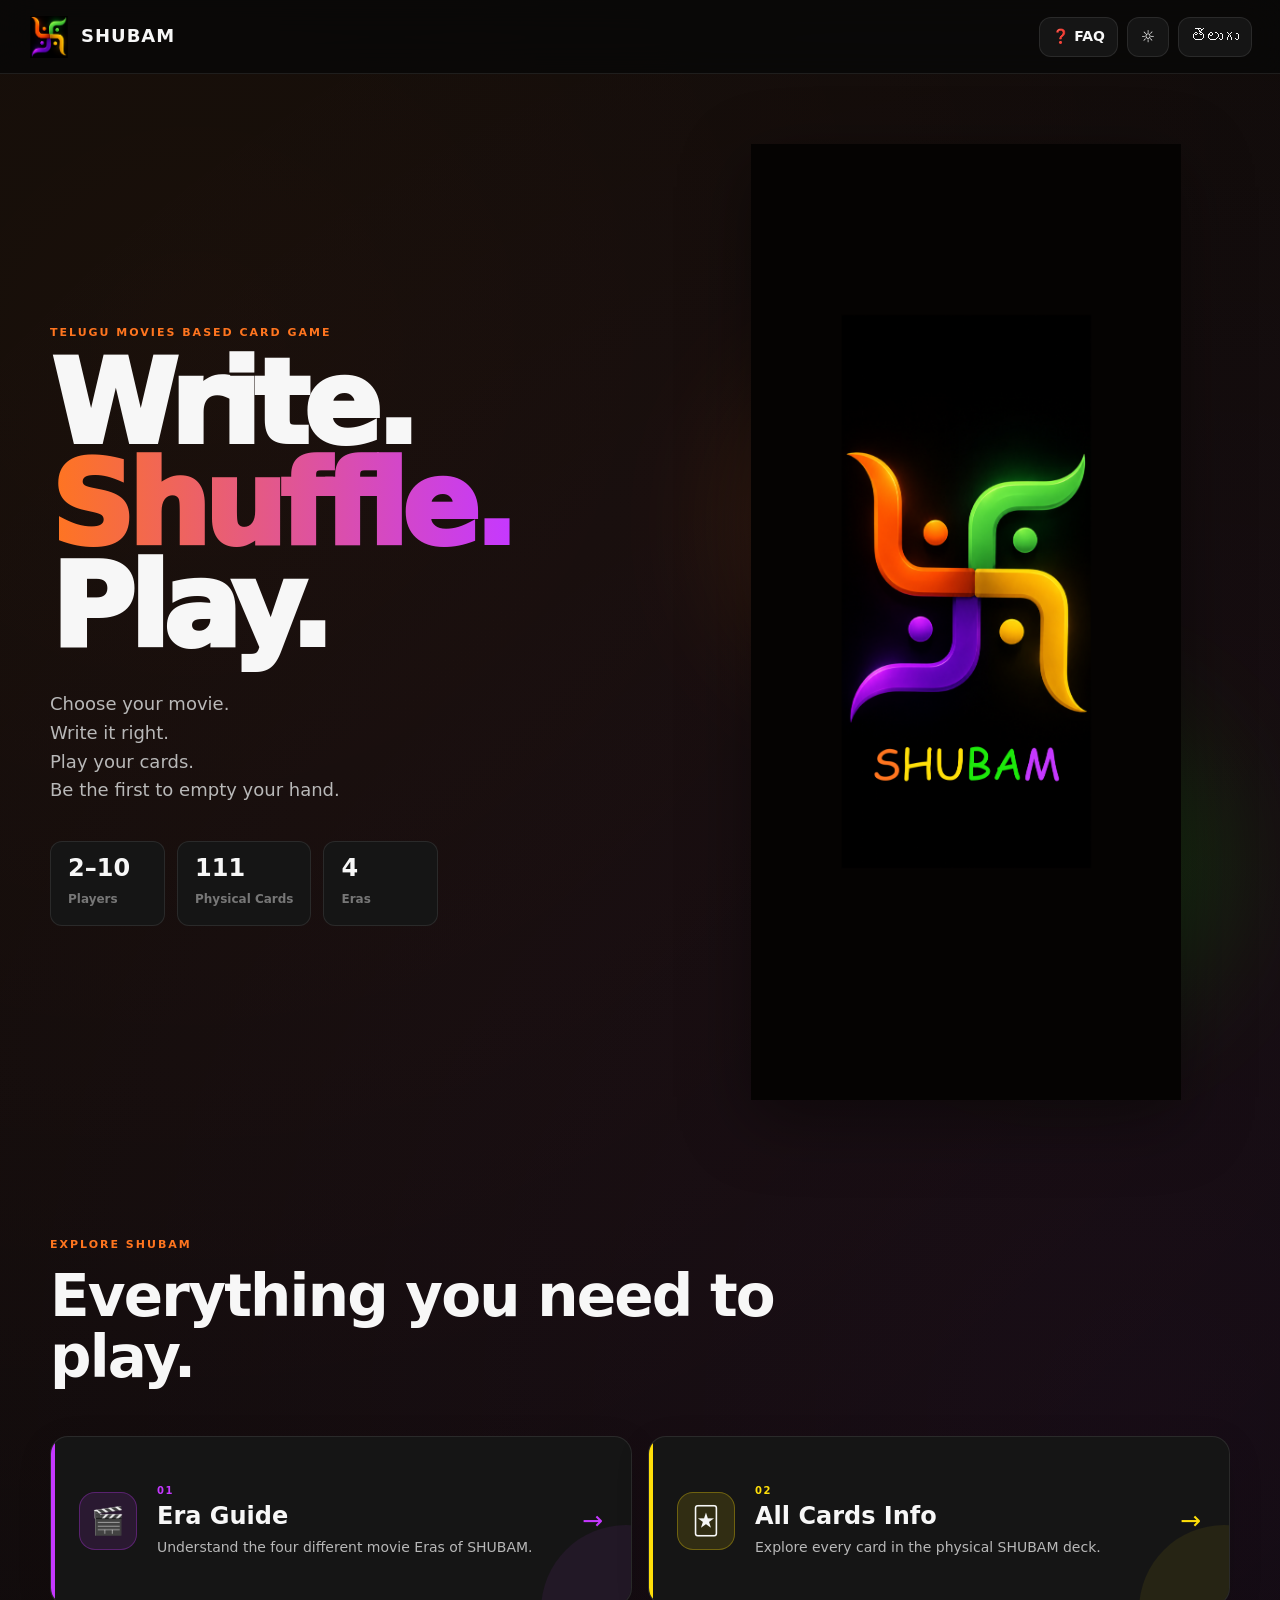
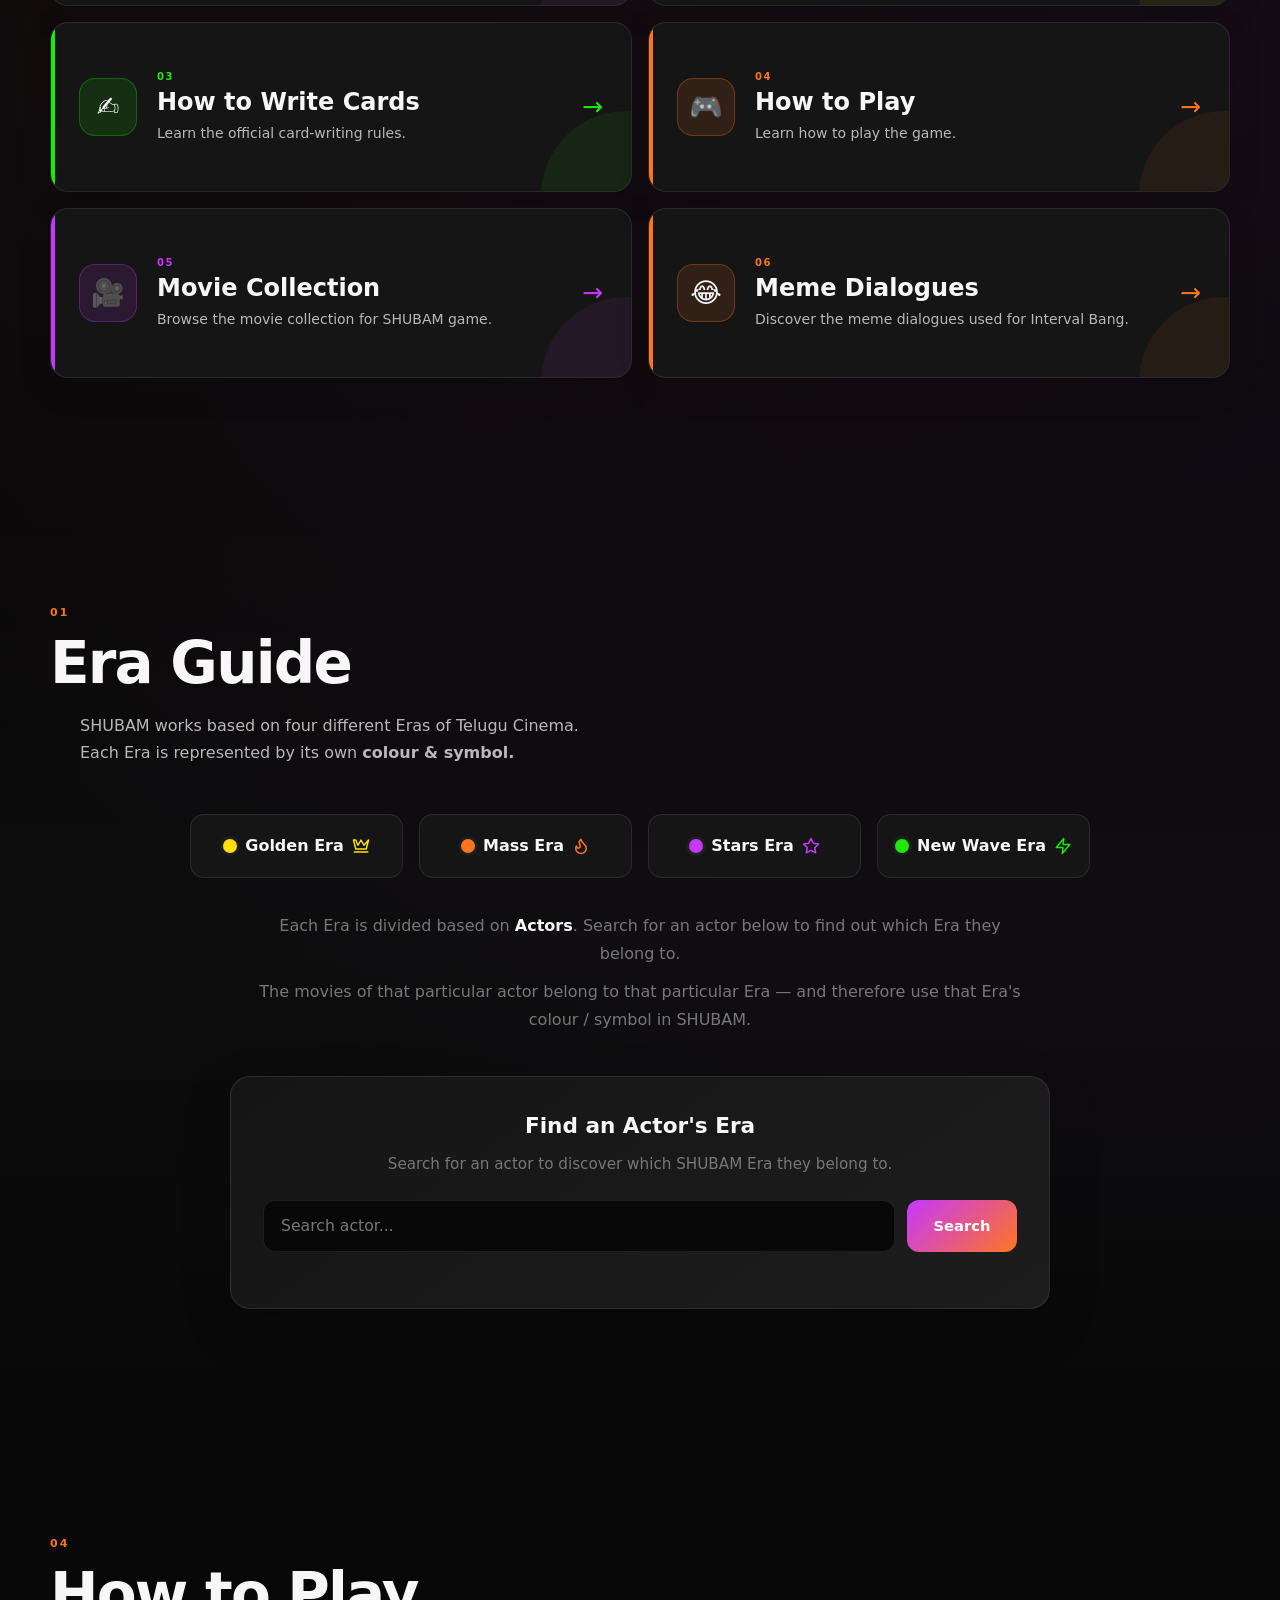
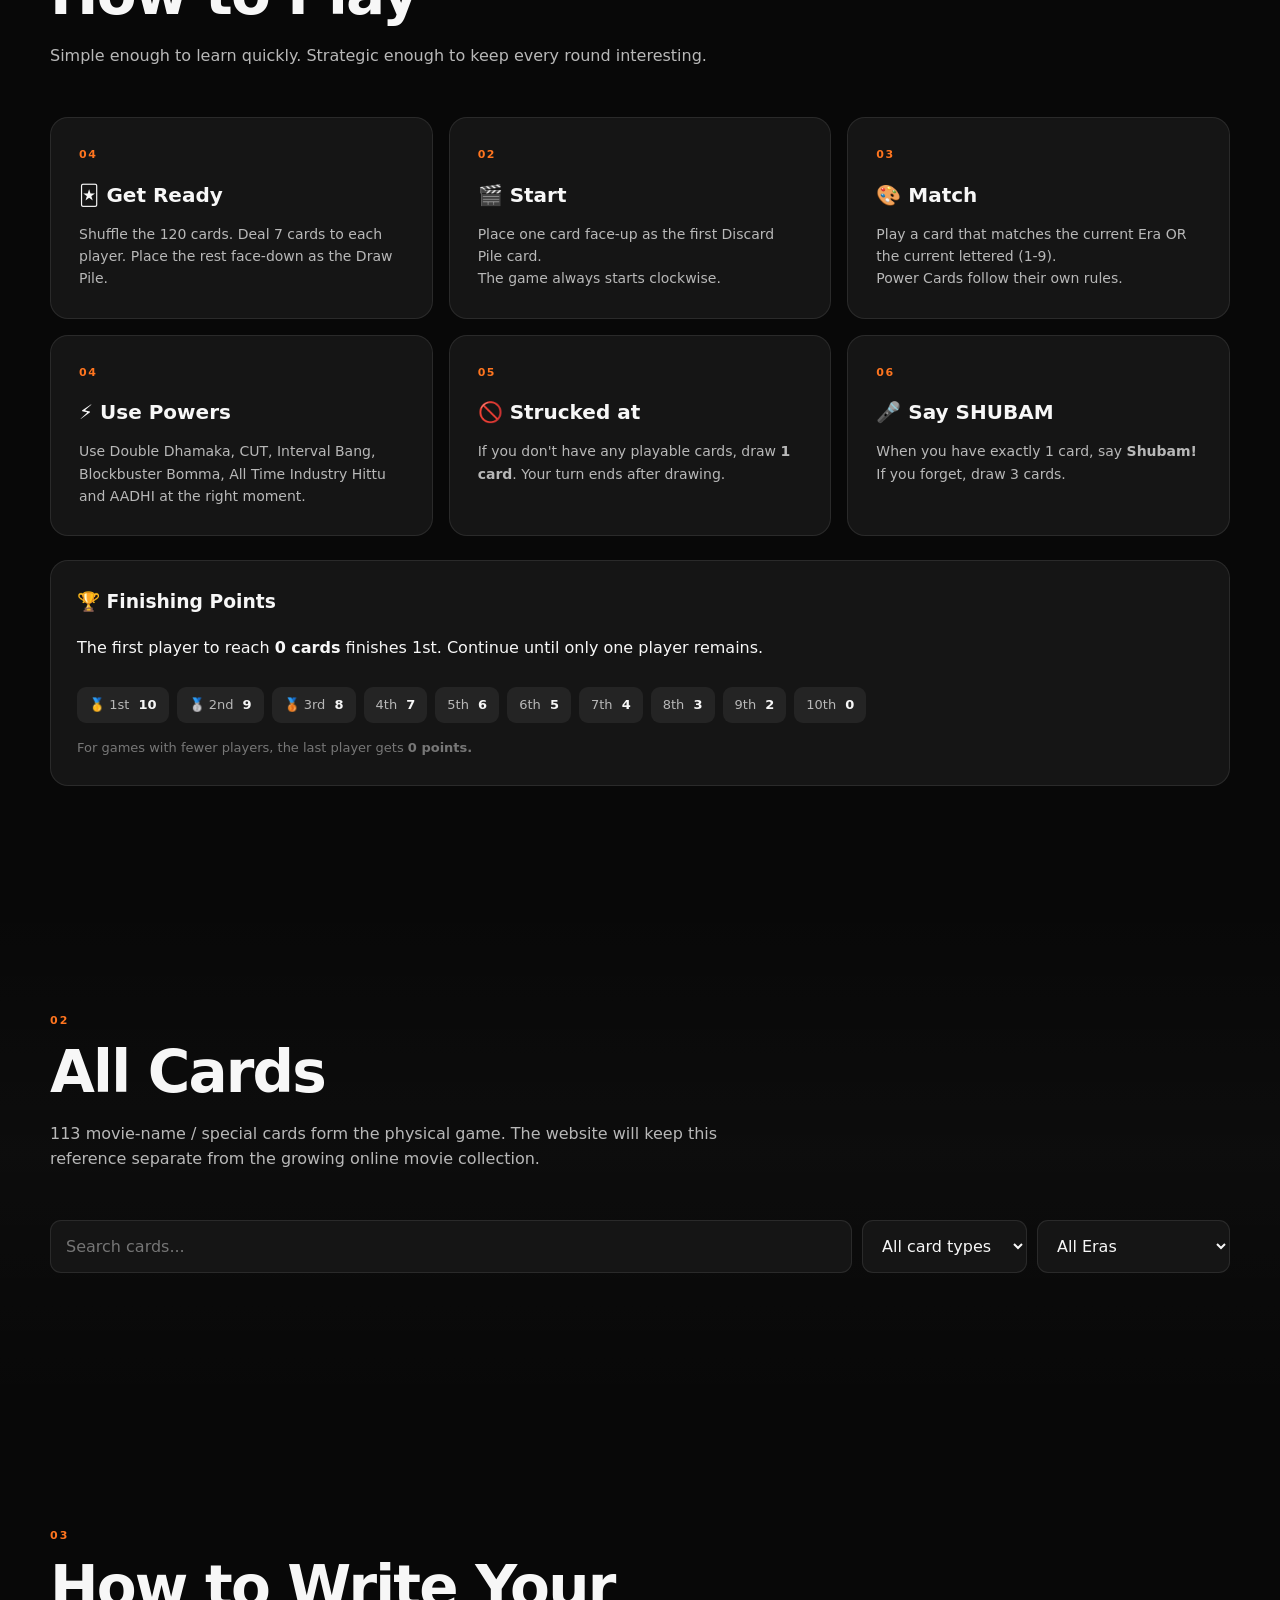
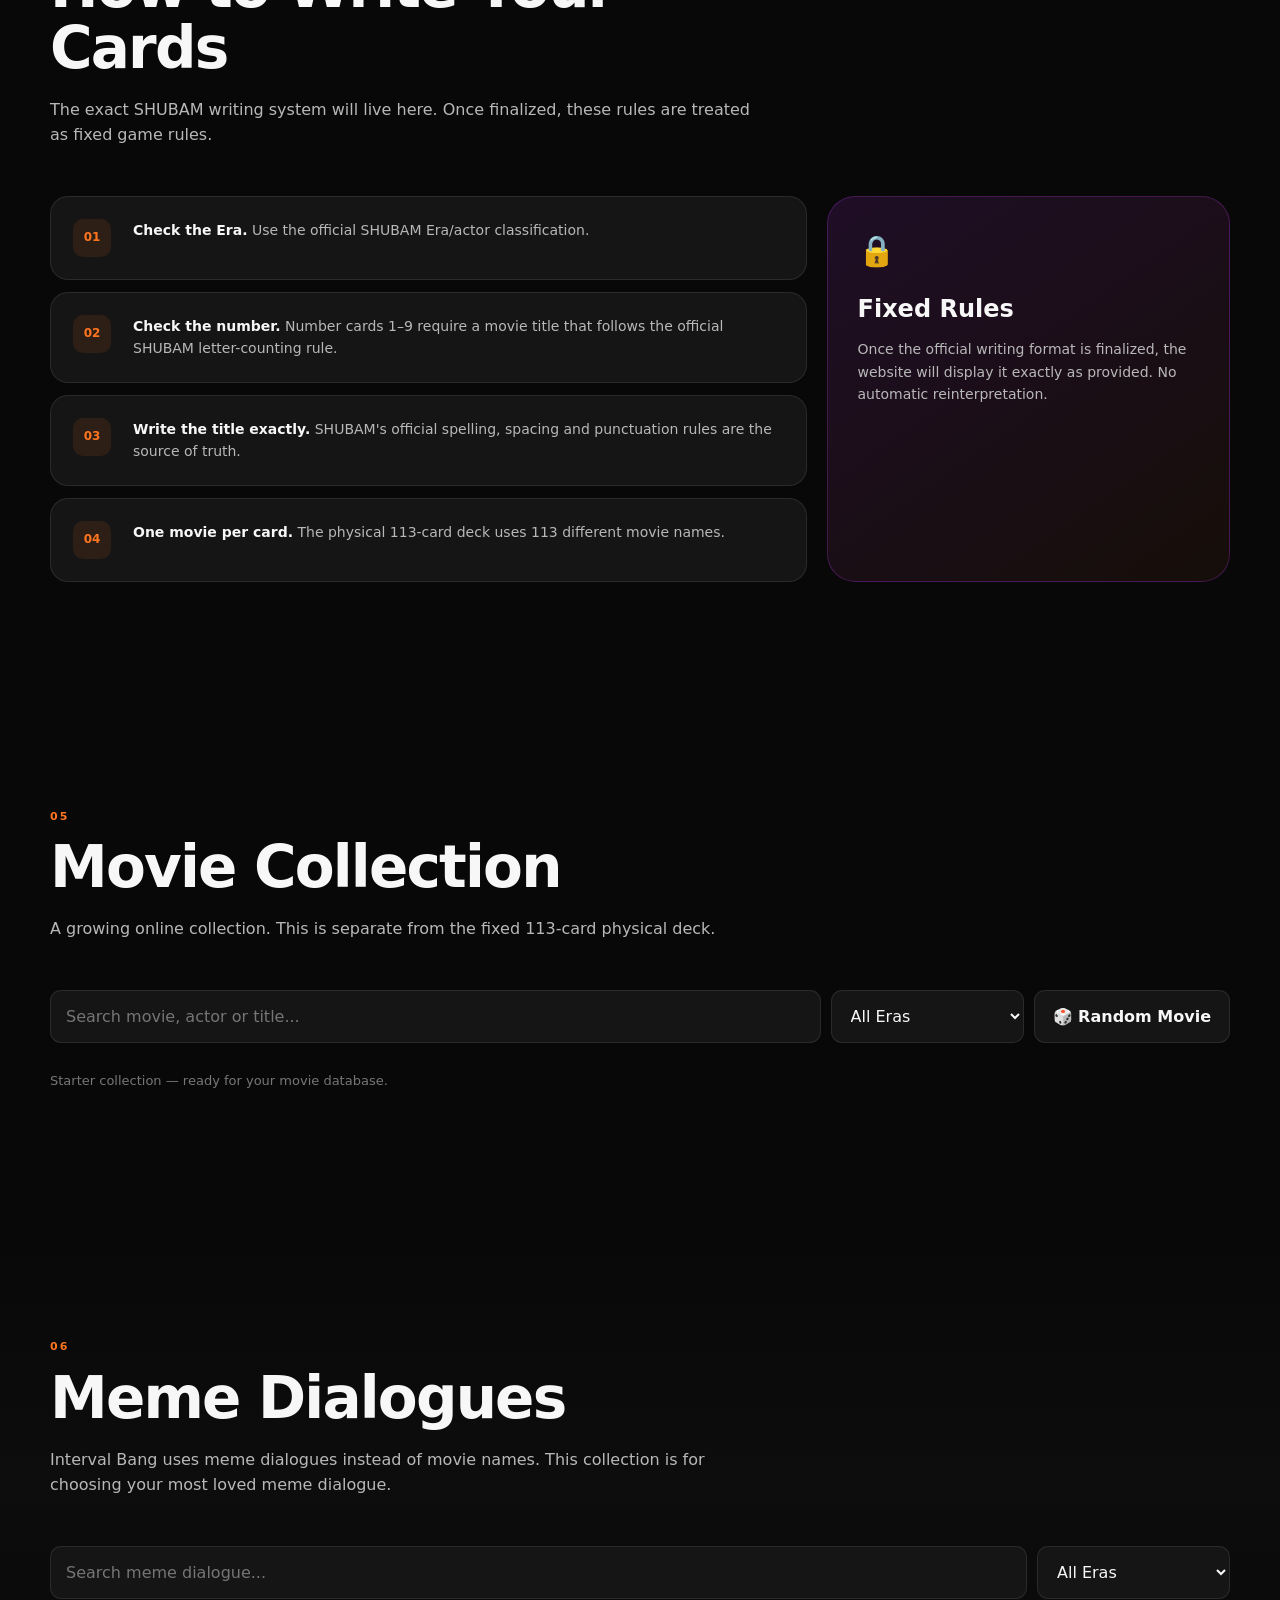
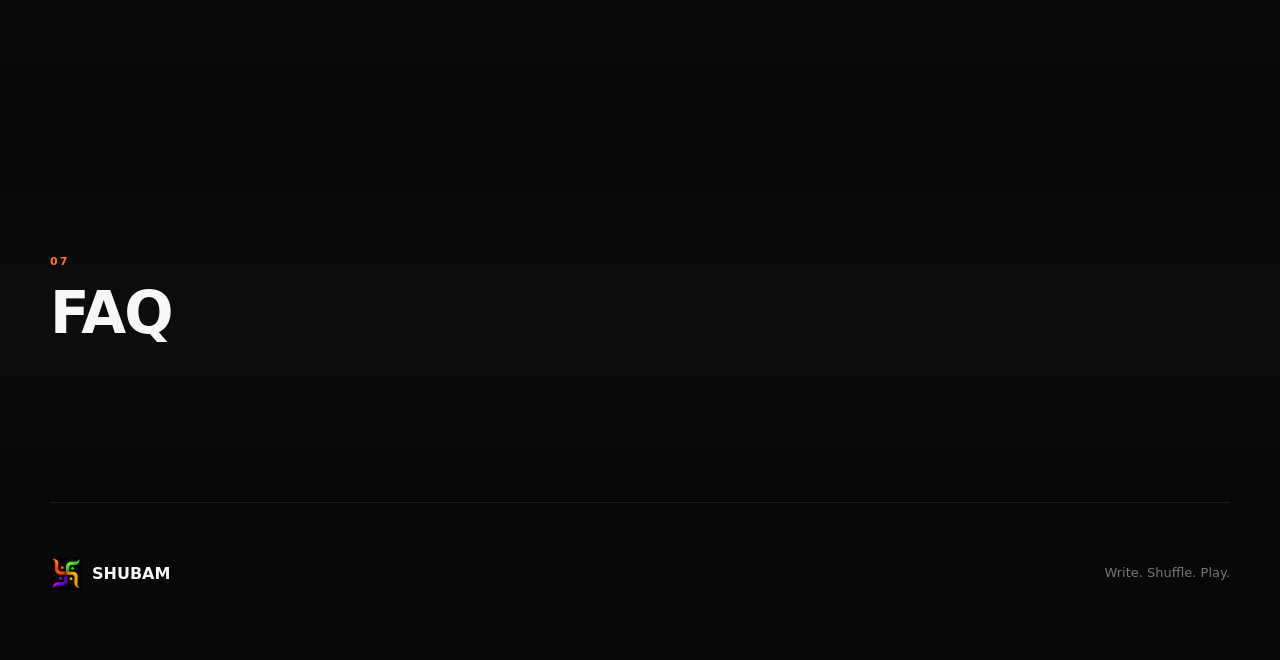
<file: index.html>
<!DOCTYPE html>
<html lang="en">
<head>
  <meta charset="UTF-8" />
  <meta name="viewport" content="width=device-width, initial-scale=1.0" />
  <meta name="description" content="SHUBAM — Write. Shuffle. Play. The Telugu movie card game." />
  <title>SHUBAM — Write. Shuffle. Play.</title>
  <link rel="icon" href="assets/Shubam_Main_logo.png" />
  <link rel="stylesheet" href="style.css" />
</head>

<body>

  <!-- =========================
       HEADER
  ========================== -->
  <header class="site-header">

    <a class="brand" href="#home" aria-label="Shubam home">
      <img src="assets/Shubam_Main_logo.png" alt="SHUBAM logo" />
      <span>SHUBAM</span>
    </a>

    <div class="header-actions">

      <!-- FAQ -->
      <a class="header-faq" href="#faq" aria-label="FAQ">
        ❓ <span>FAQ</span>
      </a>

      <!-- Theme -->
      <button id="themeToggle" title="Toggle light/dark mode">
        ☼
      </button>

      <!-- Language -->
      <button id="langToggle" title="Toggle English/Telugu">
        తెలుగు
      </button>

    </div>

  </header>


  <main>

    <!-- =========================
         HOME / HERO
    ========================== -->
    <section id="home" class="hero section">

      <div class="hero-copy">

        <span class="eyebrow">
          TELUGU MOVIES BASED CARD GAME
        </span>

        <h1>
          Write.<br>
          <span>Shuffle.</span><br>
          Play.
        </h1>

        <p data-i18n="heroText">
          Choose your movie.<br>
          Write it right.<br>
          Play your cards.<br>
          Be the first to empty your hand.
        </p>

        <div class="hero-stats">

          <div>
            <strong>2–10</strong>
            <span data-i18n="players">Players</span>
          </div>

          <div>
            <strong>111</strong>
            <span data-i18n="physicalCards">Physical Cards</span>
          </div>

          <div>
            <strong>4</strong>
            <span data-i18n="eras">Eras</span>
          </div>

        </div>

      </div>


      <div class="hero-logo-wrap">

        <div class="glow glow-orange"></div>
        <div class="glow glow-green"></div>

        <img
          src="assets/shubam-logo.png"
          class="hero-logo"
          alt="Shubam logo"
        />

      </div>

    </section>


    <!-- =========================
         WEBSITE NAVIGATION CARDS
    ========================== -->

    <section class="home-navigation section">

      <div class="section-heading">

        <span class="eyebrow">
          EXPLORE SHUBAM
        </span>

        <h2>
          Everything you need to play.
        </h2>

      </div>


      <div class="navigation-grid">

        <!-- ERA GUIDE -->
        <a href="#eras" class="navigation-card nav-purple">

          <div class="navigation-icon">
            🎬
          </div>

          <div>
            <span class="navigation-number">01</span>
            <h3>Era Guide</h3>
            <p>
              Understand the four different movie Eras of SHUBAM.
            </p>
          </div>

          <span class="navigation-arrow">→</span>

        </a>
        <!-- ALL CARDS INFO-->
        <a href="#cards" class="navigation-card nav-gold">

          <div class="navigation-icon">
            🃏
          </div>

          <div>
            <span class="navigation-number">02</span>
            <h3>All Cards Info</h3>
            <p>
              Explore every card in the physical SHUBAM deck.
            </p>
          </div>

          <span class="navigation-arrow">→</span>

        </a>
        <!-- HOW TO WRITE -->
        <a href="#how-to-write" class="navigation-card nav-green">

          <div class="navigation-icon">
            ✍️
          </div>

          <div>
            <span class="navigation-number">03</span>
            <h3>How to Write Cards</h3>
            <p>
              Learn the official card-writing rules.
            </p>
          </div>

          <span class="navigation-arrow">→</span>

        </a>

        <!-- HOW TO PLAY -->
        <a href="#how-to-play" class="navigation-card nav-orange">

          <div class="navigation-icon">
            🎮
          </div>

          <div>
            <span class="navigation-number">04</span>
            <h3>How to Play</h3>
            <p>
              Learn how to play the game.
            </p>
          </div>

          <span class="navigation-arrow">→</span>

        </a>

        <!-- MOVIE COLLECTION -->
        <a href="#movies" class="navigation-card nav-movie">

          <div class="navigation-icon">
            🎥
          </div>

          <div>
            <span class="navigation-number">05</span>
            <h3>Movie Collection</h3>
            <p>
              Browse the movie collection for SHUBAM game.
            </p>
          </div>

          <span class="navigation-arrow">→</span>

        </a>


        <!-- MEME DIALOGUES -->
        <a href="#memes" class="navigation-card nav-meme">

          <div class="navigation-icon">
            😂
          </div>

          <div>
            <span class="navigation-number">06</span>
            <h3>Meme Dialogues</h3>
            <p>
              Discover the meme dialogues used for Interval Bang.
            </p>
          </div>

          <span class="navigation-arrow">→</span>

        </a>
      </div>
    </section>

    <!-- =========================
         ERA GUIDE
    ========================== -->

    <section id="eras" class="section alt">

      <div class="section-heading">

        <span class="eyebrow">01</span>

        <h2 data-i18n="eraTitle">
          Era Guide
        </h2>
        <p class="era-intro">
          SHUBAM works based on four different Eras of Telugu Cinema.<br>
          Each Era is represented by its own <strong>colour & symbol.</strong>
        </p>

      </div>
      
  <!-- =========================
       FOUR ERAS
  ========================== -->
      <div class="era-colour-list">
        <!-- Golden Era: Crown -->
        <div class="era-colour-item">
          <span class="era-colour-dot era-golden"></span>
          <span>Golden Era</span>
          <svg class="era-icon icon-golden" viewBox="0 0 24 24" width="18" height="18" fill="none" stroke="var(--gold, #ffdf09)" stroke-width="2" stroke-linecap="round" stroke-linejoin="round">
            <path d="M2 4l3 12h14l3-12-6 7-4-7-4 7-3-7z" />
            <path d="M3 20h18" />
          </svg>
        </div>
      
        <!-- Mass Era: Flame -->
        <div class="era-colour-item">
          <span class="era-colour-dot era-mass"></span>
          <span>Mass Era</span>
          <svg class="era-icon icon-mass" viewBox="0 0 24 24" width="18" height="18" fill="none" stroke="var(--orange, #ff751f)" stroke-width="2" stroke-linecap="round" stroke-linejoin="round">
            <path d="M8.5 14.5A2.5 2.5 0 0 0 11 12c0-1.38-.5-2-1-3-1.072-2.143-.224-4.054 2-6 .5 2.5 2 4.9 4 6.5 2 1.6 3 3.5 3 5.5a7 7 0 1 1-14 0c0-1.153.433-2.294 1-3a2.5 2.5 0 0 0 2.5 3z" />
          </svg>
        </div>
      
        <!-- Stars Era: 5-Pointed Star -->
        <div class="era-colour-item">
          <span class="era-colour-dot era-stars"></span>
          <span>Stars Era</span>
          <svg class="era-icon icon-stars" viewBox="0 0 24 24" width="18" height="18" fill="none" stroke="var(--purple, #c538ff)" stroke-width="2" stroke-linecap="round" stroke-linejoin="round">
            <polygon points="12 2 15.09 8.26 22 9.27 17 14.14 18.18 21.02 12 17.77 5.82 21.02 7 14.14 2 9.27 8.91 8.26 12 2" />
          </svg>
        </div>
      
        <!-- New Wave Era: Lightning Flash -->
        <div class="era-colour-item">
          <span class="era-colour-dot era-new-wave"></span>
          <span>New Wave Era</span>
          <svg class="era-icon icon-new-wave" viewBox="0 0 24 24" width="18" height="18" fill="none" stroke="var(--green, #1de90b)" stroke-width="2" stroke-linecap="round" stroke-linejoin="round">
            <polygon points="13 2 3 14 12 14 11 22 21 10 12 10 13 2" />
          </svg>
        </div>
      </div>


  <!-- =========================
       ERA EXPLANATION
  ========================== -->
      <div class="era-explanation">
        <p>
          Each Era is divided based on <strong>Actors</strong>.
          Search for an actor below to find out which Era they belong to.
        </p>
        <p>
          The movies of that particular actor belong to that
          particular Era — and therefore use that Era's colour / symbol in SHUBAM.
        </p>
      </div>


  <!-- =========================
       ACTOR SEARCH
  ========================== -->
      <div class="actor-search-box">
        <div class="actor-search-heading">
          <h3>Find an Actor's Era</h3>
          <p>
            Search for an actor to discover which SHUBAM Era they belong to.
          </p>
        </div>
        
        <div class="actor-search">
          <div class="actor-search-input-wrap">
            <input
              type="search"
              id="actorSearch"
              name="actorSearch"
              autocomplete="off"
              placeholder="Search actor..."
              aria-label="Search actor"
              aria-autocomplete="list"
              aria-controls="actorSuggestions"
            />

            <!-- Suggestions will be generated here by JavaScript -->

            <div
              id="actorSuggestions"
              class="actor-suggestions"
              role="listbox"
              aria-label="Actor suggestions"
            ></div>
    
          </div>


          <button
            type="button"
            id="actorSearchButton"
            class="btn primary"
          >
            Search
          </button>
        </div>


    <!-- =========================
         SEARCH RESULT
    ========================== -->

        <div
          id="actorSearchResult"
          class="actor-search-result"
          aria-live="polite"
        ></div>
    
      </div>
    
    </section>

    
    <!-- =========================
         HOW TO PLAY
    ========================== -->

    <section id="how-to-play" class="section">

      <div class="section-heading">

        <span class="eyebrow">04</span>

        <h2 data-i18n="howTitle">
          How to Play
        </h2>

        <p data-i18n="howIntro">
          Simple enough to learn quickly. Strategic enough to keep
          every round interesting.
        </p>

      </div>


      <div class="steps-grid">

        <article class="step-card">
          <span>04</span>
          <h3>🃏 <span data-i18n="getReady">Get Ready</span></h3>
          <p>
            Shuffle the 120 cards. Deal 7 cards to each player.
            Place the rest face-down as the Draw Pile.
          </p>
        </article>


        <article class="step-card">
          <span>02</span>
          <h3>🎬 <span data-i18n="startGameTitle">Start</span></h3>
          <p>
            Place one card face-up as the first
            Discard Pile card.<br>
            The game always starts clockwise.
          </p>
        </article>


        <article class="step-card">
          <span>03</span>
          <h3>🎨 <span data-i18n="match">Match</span></h3>
          <p>
            Play a card that matches the current Era OR
            the current lettered (1-9).<br>
            Power Cards follow their own rules.
          </p>
        </article>


        <article class="step-card">
          <span>04</span>
          <h3>⚡ <span data-i18n="powers">Use Powers</span></h3>
          <p>
            Use Double Dhamaka, CUT, Interval Bang,
            Blockbuster Bomma, All Time Industry Hittu and AADHI at the right moment.
          </p>
        </article>
        
        <article class="step-card">
          <span>05</span>
          <h3>🚫 <span data-i18n="drawRule">Strucked at</span></h3>
          <p>
            If you don't have any playable cards, draw <strong>1 card</strong>.
            Your turn ends after drawing.
          </p>
        </article>

        <article class="step-card">
          <span>06</span>
          <h3>🎤 <span data-i18n="shubamCall">Say SHUBAM</span></h3>
          <p>
            When you have exactly 1 card, say
            <strong>Shubam!</strong><br>
            If you forget, draw 3 cards.
          </p>
        </article>

      </div>


      <div class="scoring">

        <h3>🏆 Finishing Points</h3>
        <span>
          The first player to reach <strong>0 cards</strong> finishes 1st.
          Continue until only one player remains.<br>
           <br>
        </span>

        <div class="score-row">

          <span>🥇 1st <b>10</b></span>
          <span>🥈 2nd <b>9</b></span>
          <span>🥉 3rd <b>8</b></span>
          <span>4th <b>7</b></span>
          <span>5th <b>6</b></span>
          <span>6th <b>5</b></span>
          <span>7th <b>4</b></span>
          <span>8th <b>3</b></span>
          <span>9th <b>2</b></span>
          <span>10th <b>0</b></span>

        </div>

        <p>
          For games with fewer players, the last player gets
          <strong>0 points.</strong>
        </p>

      </div>

    </section>


    <!-- =========================
         ALL CARDS
    ========================== -->

    <section id="cards" class="section alt">

      <div class="section-heading">

        <span class="eyebrow">02</span>

        <h2 data-i18n="cardsTitle">
          All Cards
        </h2>

        <p>
          113 movie-name / special cards form the physical game.
          The website will keep this reference separate from the
          growing online movie collection.
        </p>

      </div>


      <div class="card-summary" id="cardSummary"></div>


      <div class="filter-bar">

        <input
          id="cardSearch"
          type="search"
          placeholder="Search cards..."
        />

        <select id="cardTypeFilter">

          <option value="all">
            All card types
          </option>

          <option value="number">
            Number cards
          </option>

          <option value="power">
            Power cards
          </option>

          <option value="wild">
            Wild cards
          </option>

          <option value="unique">
            Unique
          </option>

        </select>


        <select id="cardEraFilter">

          <option value="all">
            All Eras
          </option>

          <option value="golden">
            🟡 Golden Era
          </option>

          <option value="mass">
            🟠 Mass Era
          </option>

          <option value="stars">
            🟣 Stars Era
          </option>

          <option value="new-wave">
            🟢 New Wave Era
          </option>

          <option value="none">
            No Era
          </option>

        </select>

      </div>


      <div class="cards-grid" id="cardsGrid"></div>

    </section>


    <!-- =========================
         HOW TO WRITE
    ========================== -->

    <section id="how-to-write" class="section">

      <div class="section-heading">

        <span class="eyebrow">03</span>

        <h2 data-i18n="writeTitle">
          How to Write Your Cards
        </h2>

        <p>
          The exact SHUBAM writing system will live here.
          Once finalized, these rules are treated as fixed game rules.
        </p>

      </div>


      <div class="write-layout">

        <div class="write-list">

          <div class="write-item">

            <b>01</b>

            <span>
              <strong>Check the Era.</strong>
              Use the official SHUBAM Era/actor classification.
            </span>

          </div>


          <div class="write-item">

            <b>02</b>

            <span>
              <strong>Check the number.</strong>
              Number cards 1–9 require a movie title that follows
              the official SHUBAM letter-counting rule.
            </span>

          </div>


          <div class="write-item">

            <b>03</b>

            <span>
              <strong>Write the title exactly.</strong>
              SHUBAM's official spelling, spacing and punctuation
              rules are the source of truth.
            </span>

          </div>


          <div class="write-item">

            <b>04</b>

            <span>
              <strong>One movie per card.</strong>
              The physical 113-card deck uses 113 different movie names.
            </span>

          </div>

        </div>


        <div class="fixed-note">

          <span>🔒</span>

          <h3>
            Fixed Rules
          </h3>

          <p>
            Once the official writing format is finalized,
            the website will display it exactly as provided.
            No automatic reinterpretation.
          </p>

        </div>

      </div>

    </section>

    <!-- =========================
         MOVIE COLLECTION
    ========================== -->

    <section id="movies" class="section">

      <div class="section-heading">

        <span class="eyebrow">05</span>

        <h2 data-i18n="moviesTitle">
          Movie Collection
        </h2>

        <p>
          A growing online collection.
          This is separate from the fixed 113-card physical deck.
        </p>

      </div>


      <div class="collection-tools">

        <input
          id="movieSearch"
          type="search"
          placeholder="Search movie, actor or title..."
        />


        <select id="movieEraFilter">

          <option value="all">
            All Eras
          </option>

          <option value="golden">
            🟡 Golden Era
          </option>

          <option value="mass">
            🟠 Mass Era
          </option>

          <option value="stars">
            🟣 Stars Era
          </option>

          <option value="new-wave">
            🟢 New Wave Era
          </option>

        </select>


        <button class="btn small" id="randomMovie">
          🎲 Random Movie
        </button>

      </div>


      <div class="collection-count" id="movieCount">
        Starter collection — ready for your movie database.
      </div>


      <div class="movie-grid" id="movieGrid"></div>

    </section>


    <!-- =========================
         MEME DIALOGUES
    ========================== -->

    <section id="memes" class="section alt">

      <div class="section-heading">

        <span class="eyebrow">06</span>

        <h2 data-i18n="memesTitle">
          Meme Dialogues
        </h2>

        <p>
          Interval Bang uses meme dialogues instead of movie names.
          This collection is for choosing your most loved meme dialogue.
        </p>

      </div>


      <div class="collection-tools">

        <input
          id="memeSearch"
          type="search"
          placeholder="Search meme dialogue..."
        />


        <select id="memeEraFilter">

          <option value="all">
            All Eras
          </option>

          <option value="golden">
            🟡 Golden Era
          </option>

          <option value="mass">
            🟠 Mass Era
          </option>

          <option value="stars">
            🟣 Stars Era
          </option>

          <option value="new-wave">
            🟢 New Wave Era
          </option>

        </select>

      </div>


      <div class="meme-grid" id="memeGrid"></div>

    </section>


    <!-- =========================
         FAQ
    ========================== -->

    <section id="faq" class="section alt">

      <div class="section-heading">

        <span class="eyebrow">07</span>

        <h2 data-i18n="faqTitle">
          FAQ
        </h2>

      </div>


      <div class="faq-list" id="faqList"></div>

    </section>

  </main>


  <!-- =========================
       FOOTER
  ========================== -->
  <footer>
    <div class="footer-brand"><img src="assets/Shubam_Main_logo.png" alt="" /><span>SHUBAM</span></div>
    <p>Write. Shuffle. Play.</p>
  </footer>
  <script src="app.js"></script>

</body>
</html>
</file>
<file: style.css>
/* =========================================================
   SHUBAM — GLOBAL STYLES
   Write. Shuffle. Play.
========================================================= */

/* ---------- COLOUR SYSTEM ---------- */

:root {
  --orange: #ff751f;
  --orange-dark: #b0440e;
  --gold: #ffdf09;
  --gold-dark: #be8021;
  --green: #1de90b;
  --green-dark: #588e5c;
  --purple: #c538ff;
  --purple-dark: #6b1997;

  --bg: #080808;
  --bg-soft: #101010;
  --surface: #151515;
  --surface-2: #1d1d1d;
  --surface-3: #242424;

  --text: #f7f7f7;
  --text-soft: #b8b8b8;
  --text-muted: #777;

  --border: rgba(255,255,255,0.09);
  --border-strong: rgba(255,255,255,0.16);

  --shadow: 0 18px 50px rgba(0,0,0,0.35);

  --radius-sm: 12px;
  --radius-md: 18px;
  --radius-lg: 28px;

  --max-width: 1180px;

  --transition: 0.25s ease;
}


/* ---------- LIGHT MODE ---------- */

body.light {
  --bg: #f5f5f5;
  --bg-soft: #eeeeee;
  --surface: #ffffff;
  --surface-2: #f4f4f4;
  --surface-3: #e9e9e9;

  --text: #101010;
  --text-soft: #555;
  --text-muted: #777;

  --border: rgba(0,0,0,0.09);
  --border-strong: rgba(0,0,0,0.16);

  --shadow: 0 18px 50px rgba(0,0,0,0.10);
}


/* =========================================================
   RESET
========================================================= */

* {
  box-sizing: border-box;
  margin: 0;
  padding: 0;
}

html {
  scroll-behavior: smooth;
  scroll-padding-top: 90px;
}

body {
  font-family:
    Inter,
    system-ui,
    -apple-system,
    BlinkMacSystemFont,
    "Segoe UI",
    sans-serif;

  background:
    radial-gradient(
      circle at 15% 5%,
      rgba(255,117,31,0.07),
      transparent 30%
    ),
    radial-gradient(
      circle at 90% 20%,
      rgba(197,56,255,0.06),
      transparent 28%
    ),
    var(--bg);

  color: var(--text);

  line-height: 1.6;

  min-height: 100vh;

  transition:
    background var(--transition),
    color var(--transition);
}

body.light {
  background:
    radial-gradient(
      circle at 15% 5%,
      rgba(255,117,31,0.08),
      transparent 30%
    ),
    var(--bg);
}

img {
  max-width: 100%;
  display: block;
}

button,
input,
textarea,
select {
  font: inherit;
}

button {
  cursor: pointer;
}

a {
  color: inherit;
  text-decoration: none;
}


/* =========================================================
   HEADER
========================================================= */

.site-header {
  position: sticky;
  top: 0;
  z-index: 1000;

  height: 74px;

  display: flex;
  align-items: center;
  justify-content: space-between;

  padding: 0 28px;

  background: rgba(8,8,8,0.82);

  backdrop-filter: blur(18px);
  -webkit-backdrop-filter: blur(18px);

  border-bottom: 1px solid var(--border);
}

body.light .site-header {
  background: rgba(255,255,255,0.86);
}


/* ---------- BRAND ---------- */

.brand {
  display: flex;
  align-items: center;
  gap: 11px;

  font-weight: 900;
  letter-spacing: 1px;

  transition: transform var(--transition);
}

.brand:hover {
  transform: translateY(-1px);
}

.brand img {
  width: 42px;
  height: 42px;

  object-fit: contain;
}

.brand span {
  font-size: 18px;
}


/* ---------- HEADER ACTIONS ---------- */

.header-actions {
  display: flex;
  align-items: center;
  gap: 9px;
}

.header-actions button,
.header-faq {
  min-width: 42px;
  height: 40px;

  padding: 0 12px;

  display: inline-flex;
  align-items: center;
  justify-content: center;
  gap: 5px;

  border-radius: 12px;

  border: 1px solid var(--border);

  background: var(--surface);

  color: var(--text);

  transition:
    background var(--transition),
    border-color var(--transition),
    transform var(--transition);
}

.header-actions button:hover,
.header-faq:hover {
  background: var(--surface-3);
  border-color: var(--border-strong);

  transform: translateY(-1px);
}

.header-faq {
  font-size: 14px;
  font-weight: 700;
}


/* =========================================================
   COMMON SECTION
========================================================= */

main {
  overflow: hidden;
}

.section {
  width: min(var(--max-width), calc(100% - 40px));

  margin: 0 auto;

  padding: 110px 0;
}

.section.alt {
  width: 100%;
  max-width: none;

  padding-left: max(20px, calc((100% - var(--max-width)) / 2));
  padding-right: max(20px, calc((100% - var(--max-width)) / 2));

  background:
    linear-gradient(
      180deg,
      transparent,
      rgba(255,255,255,0.018),
      transparent
    );
}


/* =========================================================
   SECTION HEADING
========================================================= */

.section-heading {
  max-width: 760px;

  margin-bottom: 48px;
}

.eyebrow {
  display: inline-block;

  margin-bottom: 12px;

  font-size: 11px;
  font-weight: 900;

  letter-spacing: 2px;

  color: var(--orange);

  text-transform: uppercase;
}

.section-heading h2 {
  font-size: clamp(34px, 5vw, 58px);

  line-height: 1.05;

  letter-spacing: -1.8px;

  margin-bottom: 18px;
}

.section-heading p {
  max-width: 700px;

  color: var(--text-soft);

  font-size: 16px;
}


/* =========================================================
   HERO
========================================================= */

.hero {
  min-height: calc(100vh - 74px);

  display: grid;

  grid-template-columns: 1.05fr 0.95fr;

  align-items: center;

  gap: 70px;

  padding-top: 70px;
  padding-bottom: 70px;
}


/* ---------- HERO TEXT ---------- */

.hero-copy {
  position: relative;
  z-index: 2;
}

.hero-copy h1 {
  font-size: clamp(62px, 9vw, 118px);

  line-height: 0.88;

  letter-spacing: -6px;

  font-weight: 950;

  margin-bottom: 32px;
}

.hero-copy h1 span {
  background:
    linear-gradient(
      90deg,
      var(--orange),
      var(--purple)
    );

  -webkit-background-clip: text;
  background-clip: text;

  color: transparent;
}

.hero-copy > p {
  max-width: 560px;

  color: var(--text-soft);

  font-size: 18px;

  margin-bottom: 36px;
}


/* ---------- HERO STATS ---------- */

.hero-stats {
  display: flex;
  flex-wrap: wrap;

  gap: 12px;
}

.hero-stats > div {
  min-width: 115px;

  padding: 14px 17px;

  background: var(--surface);

  border: 1px solid var(--border);

  border-radius: var(--radius-sm);
}

.hero-stats strong {
  display: block;

  font-size: 24px;

  line-height: 1;

  margin-bottom: 5px;
}

.hero-stats span {
  color: var(--text-muted);

  font-size: 12px;

  font-weight: 700;
}


/* ---------- HERO LOGO ---------- */

.hero-logo-wrap {
  position: relative;

  min-height: 430px;

  display: flex;
  align-items: center;
  justify-content: center;
}

.hero-logo {
  position: relative;
  z-index: 2;

  width: min(430px, 85%);

  filter:
    drop-shadow(0 20px 35px rgba(0,0,0,0.4));

  animation: floatingLogo 5s ease-in-out infinite;
}

.glow {
  position: absolute;

  width: 280px;
  height: 280px;

  border-radius: 50%;

  filter: blur(70px);

  opacity: 0.22;
}

.glow-orange {
  background: var(--orange);

  left: 10%;
  top: 25%;
}

.glow-green {
  background: var(--green);

  right: 5%;
  bottom: 10%;
}

@keyframes floatingLogo {
  0%,
  100% {
    transform: translateY(0) rotate(0deg);
  }

  50% {
    transform: translateY(-12px) rotate(1deg);
  }
}


/* =========================================================
   HOME NAVIGATION
========================================================= */

.home-navigation {
  padding-top: 60px;
}

.navigation-grid {
  display: grid;

  grid-template-columns: repeat(2, 1fr);

  gap: 16px;
}

.navigation-card {
  position: relative;

  min-height: 170px;

  display: grid;

  grid-template-columns: auto 1fr auto;

  align-items: center;

  gap: 20px;

  padding: 28px;

  overflow: hidden;

  border-radius: var(--radius-md);

  border: 1px solid var(--border);

  background: var(--surface);

  box-shadow: 0 10px 35px rgba(0,0,0,0.12);

  transition:
    transform 0.3s ease,
    border-color 0.3s ease,
    box-shadow 0.3s ease;
}

.navigation-card::before {
  content: "";

  position: absolute;

  left: 0;
  top: 0;
  bottom: 0;

  width: 4px;

  background: var(--card-colour);
}

.navigation-card::after {
  content: "";

  position: absolute;

  width: 170px;
  height: 170px;

  right: -80px;
  bottom: -90px;

  border-radius: 50%;

  background: var(--card-colour);

  opacity: 0.07;

  transition: transform 0.35s ease;
}

.navigation-card:hover {
  transform: translateY(-6px);

  border-color: var(--card-colour);

  box-shadow:
    0 18px 50px rgba(0,0,0,0.25);
}

.navigation-card:hover::after {
  transform: scale(1.5);
}


/* ---------- NAV CARD COLOURS ---------- */

.nav-orange {
  --card-colour: var(--orange);
}

.nav-gold {
  --card-colour: var(--gold);
}

.nav-purple {
  --card-colour: var(--purple);
}

.nav-green {
  --card-colour: var(--green);
}

.nav-movie {
  --card-colour: var(--purple);
}

.nav-meme {
  --card-colour: var(--orange);
}

.nav-submit {
  --card-colour: var(--green);
}


/* ---------- NAV ICON ---------- */

.navigation-icon {
  width: 58px;
  height: 58px;

  display: flex;
  align-items: center;
  justify-content: center;

  border-radius: 16px;

  background: color-mix(
    in srgb,
    var(--card-colour) 12%,
    transparent
  );

  border: 1px solid color-mix(
    in srgb,
    var(--card-colour) 30%,
    transparent
  );

  font-size: 27px;

  flex-shrink: 0;
}

.navigation-number {
  display: block;

  margin-bottom: 4px;

  color: var(--card-colour);

  font-size: 10px;

  font-weight: 900;

  letter-spacing: 1.5px;
}

.navigation-card h3 {
  font-size: 24px;

  line-height: 1.1;

  margin-bottom: 7px;
}

.navigation-card p {
  color: var(--text-soft);

  font-size: 14px;
}

.navigation-arrow {
  position: relative;
  z-index: 2;

  font-size: 25px;

  color: var(--card-colour);

  transition: transform var(--transition);
}

.navigation-card:hover .navigation-arrow {
  transform: translateX(5px);
}


/* =========================================================
   HOW TO PLAY
========================================================= */

.steps-grid {
  display: grid;

  grid-template-columns: repeat(3, 1fr);

  gap: 16px;
}

.step-card {
  position: relative;

  min-height: 190px;

  padding: 28px;

  border-radius: var(--radius-md);

  background: var(--surface);

  border: 1px solid var(--border);

  transition:
    transform var(--transition),
    border-color var(--transition);
}

.step-card:hover {
  transform: translateY(-4px);

  border-color: var(--orange);
}

.step-card > span {
  display: block;

  color: var(--orange);

  font-size: 11px;

  font-weight: 900;

  letter-spacing: 1.5px;

  margin-bottom: 15px;
}

.step-card h3 {
  font-size: 20px;

  margin-bottom: 12px;
}

.step-card p {
  color: var(--text-soft);

  font-size: 14px;
}


/* ---------- RULE BANNER ---------- */

.rule-banner {
  margin-top: 24px;

  padding: 20px 24px;

  display: flex;

  gap: 18px;

  align-items: center;

  border-radius: var(--radius-md);

  border: 1px solid rgba(255,117,31,0.25);

  background: rgba(255,117,31,0.07);
}

.rule-banner strong:first-child {
  color: var(--orange);

  white-space: nowrap;
}

.rule-banner span {
  color: var(--text-soft);

  font-size: 14px;
}


/* ---------- SCORING ---------- */

.scoring {
  margin-top: 24px;

  padding: 26px;

  background: var(--surface);

  border: 1px solid var(--border);

  border-radius: var(--radius-md);
}

.scoring h3 {
  margin-bottom: 18px;
}

.score-row {
  display: flex;

  flex-wrap: wrap;

  gap: 8px;
}

.score-row span {
  padding: 8px 12px;

  border-radius: 9px;

  background: var(--surface-3);

  color: var(--text-soft);

  font-size: 13px;
}

.score-row b {
  color: var(--text);
  margin-left: 5px;
}

.scoring p {
  margin-top: 15px;

  color: var(--text-muted);

  font-size: 13px;
}


/* =========================================================
   FILTERS / SEARCH
========================================================= */

.filter-bar,
.collection-tools {
  display: flex;

  flex-wrap: wrap;

  gap: 10px;

  margin-bottom: 28px;
}

input,
textarea,
select {
  width: 100%;

  padding: 13px 15px;

  border-radius: 11px;

  border: 1px solid var(--border);

  background: var(--surface);

  color: var(--text);

  outline: none;

  transition:
    border-color var(--transition),
    box-shadow var(--transition);
}

input:focus,
textarea:focus,
select:focus {
  border-color: var(--orange);

  box-shadow:
    0 0 0 3px rgba(255,117,31,0.10);
}

.filter-bar input,
.collection-tools input {
  flex: 1;
  min-width: 220px;
}

.filter-bar select,
.collection-tools select {
  width: auto;

  min-width: 150px;
}


/* =========================================================
   BUTTONS
========================================================= */

.btn {
  border: 0;

  border-radius: 11px;

  padding: 12px 18px;

  font-weight: 800;

  transition:
    transform var(--transition),
    opacity var(--transition);
}

.btn:hover {
  transform: translateY(-2px);
}

.btn.primary {
  background: var(--orange);

  color: #fff;
}

.btn.small {
  background: var(--surface);

  color: var(--text);

  border: 1px solid var(--border);
}


/* =========================================================
   ALL CARDS
========================================================= */

.card-summary {
  margin-bottom: 20px;

  color: var(--text-soft);

  font-size: 14px;
}

.cards-grid {
  display: grid;

  grid-template-columns:
    repeat(auto-fill, minmax(220px, 1fr));

  gap: 14px;
}

.card-item {
  position: relative;

  padding: 22px;

  min-height: 150px;

  border-radius: var(--radius-md);

  background: var(--surface);

  border: 1px solid var(--border);

  overflow: hidden;

  transition:
    transform var(--transition),
    border-color var(--transition);
}

.card-item:hover {
  transform: translateY(-4px);

  border-color: var(--card-colour, var(--orange));
}

.card-item::before {
  content: "";

  position: absolute;

  left: 0;
  top: 0;

  width: 100%;
  height: 4px;

  background: var(--card-colour, var(--orange));
}

.card-item h3 {
  font-size: 19px;

  margin-bottom: 8px;
}

.card-item p {
  color: var(--text-soft);

  font-size: 13px;
}


/* =========================================================
   ERA GUIDE
========================================================= */

.era-grid {
  display: grid;

  grid-template-columns: repeat(2, 1fr);

  gap: 18px;
}

.era-card {
  position: relative;

  min-height: 270px;

  padding: 32px;

  border-radius: var(--radius-lg);

  background: var(--surface);

  border: 1px solid var(--border);

  overflow: hidden;
}

.era-card::after {
  content: "";

  position: absolute;

  width: 220px;
  height: 220px;

  right: -90px;
  bottom: -100px;

  border-radius: 50%;

  background: var(--era-colour);

  opacity: 0.1;
}

.era-card h3 {
  font-size: 28px;

  margin-bottom: 12px;

  color: var(--era-colour);
}

.era-card p {
  color: var(--text-soft);
}

.era-card .actors {
  margin-top: 20px;

  color: var(--text);

  font-weight: 700;
}


/* =========================================================
   HOW TO WRITE
========================================================= */

.write-layout {
  display: grid;

  grid-template-columns: 1.5fr 0.8fr;

  gap: 20px;
}

.write-list {
  display: grid;

  gap: 12px;
}

.write-item {
  display: grid;

  grid-template-columns: 45px 1fr;

  gap: 15px;

  align-items: start;

  padding: 22px;

  border-radius: var(--radius-md);

  background: var(--surface);

  border: 1px solid var(--border);
}

.write-item > b {
  width: 38px;
  height: 38px;

  display: flex;
  align-items: center;
  justify-content: center;

  border-radius: 10px;

  background: rgba(255,117,31,0.1);

  color: var(--orange);

  font-size: 12px;
}

.write-item span {
  color: var(--text-soft);

  font-size: 14px;
}

.write-item strong {
  color: var(--text);
}

.fixed-note {
  padding: 30px;

  border-radius: var(--radius-lg);

  background:
    linear-gradient(
      145deg,
      rgba(197,56,255,0.12),
      rgba(255,117,31,0.06)
    );

  border: 1px solid rgba(197,56,255,0.25);
}

.fixed-note > span {
  font-size: 30px;
}

.fixed-note h3 {
  margin: 15px 0 10px;

  font-size: 24px;
}

.fixed-note p {
  color: var(--text-soft);

  font-size: 14px;
}


/* =========================================================
   MOVIE COLLECTION
========================================================= */

.collection-count {
  margin-bottom: 20px;

  color: var(--text-muted);

  font-size: 13px;
}

.movie-grid {
  display: grid;

  grid-template-columns:
    repeat(auto-fill, minmax(230px, 1fr));

  gap: 14px;
}

.movie-card {
  padding: 22px;

  border-radius: var(--radius-md);

  background: var(--surface);

  border: 1px solid var(--border);

  transition:
    transform var(--transition),
    border-color var(--transition);
}

.movie-card:hover {
  transform: translateY(-4px);

  border-color: var(--purple);
}

.movie-card h3 {
  margin-bottom: 8px;

  font-size: 19px;
}

.movie-card p {
  color: var(--text-soft);

  font-size: 13px;
}

.movie-era {
  display: inline-block;

  margin-bottom: 12px;

  padding: 5px 9px;

  border-radius: 7px;

  background: var(--surface-3);

  font-size: 10px;

  font-weight: 900;

  text-transform: uppercase;
}


/* =========================================================
   MEME DIALOGUES
========================================================= */

.meme-grid {
  display: grid;

  grid-template-columns:
    repeat(auto-fill, minmax(260px, 1fr));

  gap: 14px;
}

.meme-card {
  position: relative;

  padding: 26px;

  border-radius: var(--radius-md);

  background: var(--surface);

  border: 1px solid var(--border);

  overflow: hidden;
}

.meme-card::before {
  content: "“";

  position: absolute;

  right: 15px;
  top: -5px;

  font-size: 80px;

  line-height: 1;

  color: var(--orange);

  opacity: 0.12;
}

.meme-card blockquote {
  font-size: 18px;

  font-weight: 750;

  margin-bottom: 15px;
}

.meme-card small {
  color: var(--text-muted);
}


/* =========================================================
   FAQ
========================================================= */

.faq-list {
  display: grid;

  gap: 10px;

  max-width: 850px;
}

.faq-item {
  border: 1px solid var(--border);

  border-radius: var(--radius-sm);

  background: var(--surface);

  overflow: hidden;
}

.faq-question {
  width: 100%;

  padding: 20px;

  display: flex;

  align-items: center;

  justify-content: space-between;

  gap: 20px;

  background: transparent;

  border: 0;

  color: var(--text);

  text-align: left;

  font-weight: 800;
}

.faq-answer {
  padding: 0 20px 20px;

  color: var(--text-soft);

  font-size: 14px;
}


/* =========================================================
   SUBMIT FORM
========================================================= */

.submit-form {
  max-width: 700px;

  display: grid;

  gap: 18px;

  padding: 30px;

  border-radius: var(--radius-lg);

  background: var(--surface);

  border: 1px solid var(--border);
}

.submit-form label {
  display: grid;

  gap: 8px;

  color: var(--text-soft);

  font-size: 13px;

  font-weight: 700;
}

.submit-form textarea {
  resize: vertical;
}

.form-note {
  min-height: 20px;

  color: var(--green);

  font-size: 13px;
}


/* =========================================================
   FOOTER
========================================================= */

footer {
  width: min(var(--max-width), calc(100% - 40px));

  margin: 0 auto;

  padding: 55px 0 70px;

  display: flex;

  align-items: center;

  justify-content: space-between;

  border-top: 1px solid var(--border);

  color: var(--text-muted);
}

.footer-brand {
  display: flex;

  align-items: center;

  gap: 10px;

  color: var(--text);

  font-weight: 900;
}

.footer-brand img {
  width: 32px;
  height: 32px;

  object-fit: contain;
}

footer p {
  font-size: 13px;
}


/* =========================================================
   EMPTY STATES
========================================================= */

.empty-state {
  grid-column: 1 / -1;

  padding: 50px 20px;

  text-align: center;

  color: var(--text-muted);

  border: 1px dashed var(--border-strong);

  border-radius: var(--radius-md);
}


/* =========================================================
   SELECTION
========================================================= */

::selection {
  background: var(--orange);

  color: #fff;
}


/* =========================================================
   SCROLLBAR
========================================================= */

::-webkit-scrollbar {
  width: 9px;
}

::-webkit-scrollbar-track {
  background: var(--bg);
}

::-webkit-scrollbar-thumb {
  background: var(--surface-3);

  border-radius: 20px;
}

::-webkit-scrollbar-thumb:hover {
  background: var(--orange);
}


/* =========================================================
   RESPONSIVE — TABLET
========================================================= */

@media (max-width: 900px) {

  .hero {
    grid-template-columns: 1fr;

    text-align: center;

    gap: 20px;
  }

  .hero-copy > p {
    margin-left: auto;
    margin-right: auto;
  }

  .hero-stats {
    justify-content: center;
  }

  .hero-logo-wrap {
    min-height: 320px;
  }

  .hero-logo {
    width: min(340px, 75%);
  }

  .navigation-grid {
    grid-template-columns: 1fr;
  }

  .steps-grid {
    grid-template-columns: repeat(2, 1fr);
  }

  .write-layout {
    grid-template-columns: 1fr;
  }

  .era-grid {
    grid-template-columns: 1fr;
  }

}


/* =========================================================
   RESPONSIVE — MOBILE
========================================================= */

@media (max-width: 600px) {

  html {
    scroll-padding-top: 76px;
  }

  .site-header {
    height: 66px;

    padding: 0 15px;
  }

  .brand span {
    display: none;
  }

  .brand img {
    width: 40px;
    height: 40px;
  }

  .header-actions {
    gap: 6px;
  }

  .header-actions button,
  .header-faq {
    min-width: 38px;

    height: 38px;

    padding: 0 9px;
  }

  .header-faq span {
    display: none;
  }


  .section {
    width: min(100% - 28px, var(--max-width));

    padding: 75px 0;
  }

  .section.alt {
    padding-left: 14px;
    padding-right: 14px;
  }


  .hero {
    min-height: auto;

    padding-top: 70px;
    padding-bottom: 70px;
  }

  .hero-copy h1 {
    font-size: clamp(55px, 17vw, 82px);

    letter-spacing: -4px;
  }

  .hero-copy > p {
    font-size: 15px;
  }

  .hero-logo-wrap {
    min-height: 260px;
  }

  .hero-logo {
    width: 75%;
  }


  .section-heading {
    margin-bottom: 32px;
  }

  .section-heading h2 {
    font-size: 38px;
  }


  .navigation-card {
    min-height: 145px;

    padding: 21px;

    grid-template-columns: auto 1fr auto;

    gap: 14px;
  }

  .navigation-icon {
    width: 48px;
    height: 48px;

    font-size: 22px;
  }

  .navigation-card h3 {
    font-size: 19px;
  }

  .navigation-card p {
    font-size: 12px;
  }

  .navigation-arrow {
    font-size: 20px;
  }


  .steps-grid {
    grid-template-columns: 1fr;
  }


  .rule-banner {
    align-items: flex-start;

    flex-direction: column;

    gap: 8px;
  }


  .filter-bar,
  .collection-tools {
    flex-direction: column;
  }

  .filter-bar input,
  .collection-tools input {
    min-width: 0;
  }

  .filter-bar select,
  .collection-tools select,
  .collection-tools .btn {
    width: 100%;
  }


  .cards-grid,
  .movie-grid,
  .meme-grid {
    grid-template-columns: 1fr;
  }


  .era-card {
    min-height: 230px;

    padding: 25px;
  }


  .write-item {
    grid-template-columns: 38px 1fr;

    padding: 18px;
  }


  .submit-form {
    padding: 22px;
  }


  footer {
    width: calc(100% - 28px);

    padding: 40px 0;

    flex-direction: column;

    align-items: flex-start;

    gap: 12px;
  }

}
/* =========================================================
   ERA GUIDE
========================================================= */

#eras {
  position: relative;
}


/* ---------- INTRO ---------- */

.era-intro {
  max-width: 760px;
  margin: 14px auto 0;
  color: var(--text-muted);
  line-height: 1.7;
}


/* =========================================================
   FOUR ERA COLOURS
========================================================= */

.era-colour-list {
  display: grid;
  grid-template-columns: repeat(4, 1fr);
  gap: 16px;

  max-width: 900px;
  margin: 40px auto 34px;
}


.era-colour-item {
  display: flex;
  align-items: center;
  justify-content: center;
  gap: 11px;

  padding: 18px 16px;

  border: 1px solid var(--border);
  border-radius: 14px;

  background: var(--surface);

  color: var(--text);

  font-weight: 600;

  transition:
    transform 0.2s ease,
    border-color 0.2s ease,
    background 0.2s ease;
}


.era-colour-item:hover {
  transform: translateY(-3px);
  border-color: var(--border-strong);
  background: var(--surface-2);
}


/* ---------- COLOUR CIRCLES ---------- */

.era-colour-dot {
  width: 14px;
  height: 14px;

  flex: 0 0 14px;

  border-radius: 50%;

  display: inline-block;

  box-shadow:
    0 0 0 3px rgba(255, 255, 255, 0.04);
}


/* Your official SHUBAM colours */

.era-golden {
  background: #ffdf09;
}

.era-mass {
  background: #ff751f;
}

.era-stars {
  background: #c538ff;
}

.era-new-wave {
  background: #1de90b;
}


/* =========================================================
   ERA EXPLANATION
========================================================= */

.era-explanation {
  max-width: 780px;

  margin: 0 auto 42px;

  text-align: center;

  color: var(--text-muted);

  line-height: 1.75;
}


.era-explanation p {
  margin: 0 0 10px;
}


.era-explanation strong {
  color: var(--text);
  font-weight: 700;
}


/* =========================================================
   ACTOR SEARCH AREA
========================================================= */

.actor-search-box {
  max-width: 820px;

  margin: 0 auto;

  padding: 32px;

  border: 1px solid var(--border);

  border-radius: 20px;

  background:
    linear-gradient(
      145deg,
      var(--surface),
      var(--surface-2)
    );

  box-shadow:
    0 18px 50px rgba(0, 0, 0, 0.18);
}


/* ---------- SEARCH HEADING ---------- */

.actor-search-heading {
  text-align: center;

  margin-bottom: 24px;
}


.actor-search-heading h3 {
  margin: 0 0 8px;

  font-size: 1.35rem;

  color: var(--text);
}


.actor-search-heading p {
  margin: 0;

  color: var(--text-muted);

  font-size: 0.95rem;

  line-height: 1.6;
}


/* =========================================================
   SEARCH INPUT + BUTTON
========================================================= */

.actor-search {
  display: flex;

  gap: 12px;

  align-items: stretch;
}


.actor-search-input-wrap {
  position: relative;

  flex: 1;
}


/* ---------- INPUT ---------- */

#actorSearch {
  width: 100%;

  height: 52px;

  padding: 0 17px;

  border: 1px solid var(--border);

  border-radius: 12px;

  outline: none;

  background: var(--bg);

  color: var(--text);

  font-family: inherit;

  font-size: 0.98rem;

  transition:
    border-color 0.2s ease,
    box-shadow 0.2s ease,
    background 0.2s ease;
}


#actorSearch::placeholder {
  color: var(--text-muted);
}


#actorSearch:focus {
  border-color: rgba(197, 56, 255, 0.75);

  box-shadow:
    0 0 0 3px rgba(197, 56, 255, 0.12);
}


/* =========================================================
   SEARCH BUTTON
========================================================= */

#actorSearchButton {
  height: 52px;

  min-width: 110px;

  padding: 0 22px;

  border: none;

  border-radius: 12px;

  background: linear-gradient(
    135deg,
    #c538ff,
    #ff751f
  );

  color: #ffffff;

  font-family: inherit;

  font-size: 0.92rem;

  font-weight: 700;

  cursor: pointer;

  transition:
    transform 0.2s ease,
    box-shadow 0.2s ease,
    opacity 0.2s ease;
}


#actorSearchButton:hover {
  transform: translateY(-2px);

  box-shadow:
    0 8px 24px rgba(197, 56, 255, 0.22);
}


#actorSearchButton:active {
  transform: translateY(0);
}


/* =========================================================
   ACTOR SUGGESTIONS
========================================================= */

.actor-suggestions {
  position: absolute;

  top: calc(100% + 7px);

  left: 0;
  right: 0;

  z-index: 50;

  display: none;

  overflow: hidden;

  border: 1px solid var(--border);

  border-radius: 12px;

  background: var(--surface);

  box-shadow:
    0 16px 40px rgba(0, 0, 0, 0.35);
}


/*
   JavaScript will add .visible
   when suggestions are available.
*/

.actor-suggestions.visible {
  display: block;
}


/* ---------- INDIVIDUAL SUGGESTION ---------- */

.actor-suggestion {
  display: flex;

  align-items: center;

  width: 100%;

  padding: 13px 16px;

  border: none;

  border-bottom: 1px solid var(--border);

  background: transparent;

  color: var(--text);

  font-family: inherit;

  font-size: 0.95rem;

  text-align: left;

  cursor: pointer;

  transition:
    background 0.15s ease,
    padding-left 0.15s ease;
}


.actor-suggestion:last-child {
  border-bottom: none;
}


.actor-suggestion:hover,
.actor-suggestion.active {
  padding-left: 20px;

  background: var(--surface-2);
}


/* =========================================================
   SEARCH RESULT
========================================================= */

.actor-search-result {
  margin-top: 24px;

  min-height: 0;
}


/* ---------- RESULT CARD ---------- */

.actor-result-card {
  display: flex;

  align-items: center;

  gap: 18px;

  padding: 22px;

  border: 1px solid var(--border);

  border-radius: 16px;

  background: var(--bg);

  animation:
    eraResultIn 0.3s ease both;
}


@keyframes eraResultIn {

  from {
    opacity: 0;
    transform: translateY(8px);
  }

  to {
    opacity: 1;
    transform: translateY(0);
  }

}


/* ---------- RESULT COLOUR ---------- */

.actor-result-colour {
  width: 22px;
  height: 22px;

  flex: 0 0 22px;

  border-radius: 50%;

  box-shadow:
    0 0 0 5px rgba(255, 255, 255, 0.04),
    0 0 18px currentColor;
}


/* ---------- RESULT TEXT ---------- */

.actor-result-content {
  flex: 1;
}


.actor-result-content .result-label {
  display: block;

  margin-bottom: 3px;

  color: var(--text-muted);

  font-size: 0.78rem;

  text-transform: uppercase;

  letter-spacing: 0.08em;

  font-weight: 700;
}


.actor-result-content h4 {
  margin: 0;

  color: var(--text);

  font-size: 1.25rem;
}


.actor-result-content .result-era {
  display: inline-block;

  margin-top: 5px;

  font-size: 0.9rem;

  font-weight: 700;
}


/* =========================================================
   NO RESULTS
========================================================= */

.actor-no-result {
  padding: 20px;

  border: 1px solid var(--border);

  border-radius: 14px;

  background: var(--bg);

  color: var(--text-muted);

  text-align: center;

  line-height: 1.6;

  animation:
    eraResultIn 0.25s ease both;
}


.actor-no-result strong {
  display: block;

  margin-bottom: 4px;

  color: var(--text);
}


/* =========================================================
   LIGHT MODE
========================================================= */

body.light .actor-search-box {
  box-shadow:
    0 14px 35px rgba(0, 0, 0, 0.08);
}


body.light .actor-suggestions {
  box-shadow:
    0 12px 30px rgba(0, 0, 0, 0.12);
}


body.light .era-colour-item {
  box-shadow:
    0 5px 20px rgba(0, 0, 0, 0.04);
}


/* =========================================================
   RESPONSIVE
========================================================= */

@media (max-width: 800px) {

  .era-colour-list {
    grid-template-columns: repeat(2, 1fr);
  }

}


@media (max-width: 600px) {

  .era-colour-list {
    grid-template-columns: 1fr 1fr;

    gap: 10px;

    margin-top: 30px;
  }


  .era-colour-item {
    padding: 15px 10px;

    font-size: 0.9rem;
  }


  .actor-search-box {
    padding: 22px 18px;

    border-radius: 16px;
  }


  .actor-search {
    flex-direction: column;
  }


  #actorSearchButton {
    width: 100%;
  }


  .actor-result-card {
    padding: 18px;

    gap: 14px;
  }

}


@media (max-width: 420px) {

  .era-colour-list {
    grid-template-columns: 1fr;
  }

}
.era-colour-item {
  display: flex;
  align-items: center;
  gap: 8px;
}

.era-icon {
  flex-shrink: 0;
}
</file>
